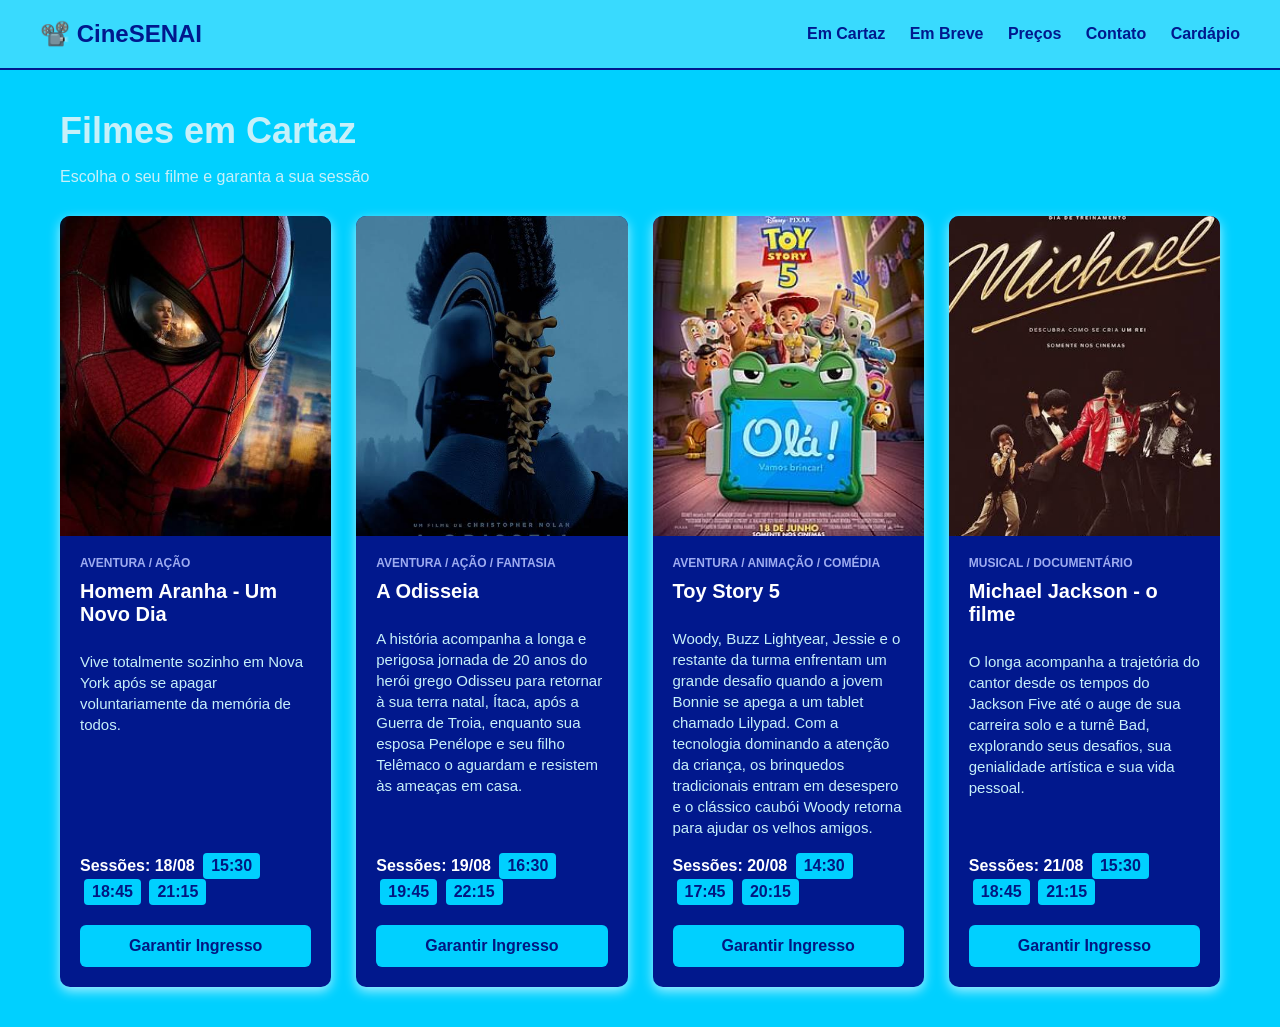
<file: index.html>
<!DOCTYPE html>
<html lang="pt-BR">
<head>
    <meta charset="UTF-8">
    <meta name="viewport" content="width=device-width, initial-scale=1.0">
    <title>CineSENAI - Filmes em Cartaz</title>
    <link rel="stylesheet" href="style.css">
</head>
<body> <!--corpo do site-->
  <header class="cabecalho"> <!--cabeçalho do site-->
        <div class="logo">📽️ CineSENAI</div> <!--bloco do site-->
        <nav class="menu"> <!--menu de navegação-->
            <a href="index.html">Em Cartaz</a>
            <a href="em_breve.html">Em Breve</a>
            <a href="preco.html">Preços</a>
            <a href="contato.html" target="_blank">Contato</a>
            <a href="cardapio.html">Cardápio</a>
        </nav>
    </header>  

    <main class="container"> <!--conteúdo principal do site-->
        <h1 class="titulo-secao">Filmes em Cartaz</h1>
        <p class="subtitulo">Escolha o seu filme e garanta a sua sessão</p>

        <!--grade de filmes-->
        <section class="grade-filmes"> <!--um bloco que agrupa conteúdo sobre o mesmo assunto-->
            <!-- filme 1-->
            <article class="card-filme">
                <img class="poster" src="homem_aranha.jpg" alt="Pôster Homem Aranha">
                <div class="conteudo-filme">
                    <span class="genero">Aventura / Ação</span>
                    <h2 class="nome-filme">Homem Aranha - Um Novo Dia</h2>
                    <p class="sinopse">Vive totalmente sozinho em Nova York após se apagar voluntariamente da memória de todos. </p>

                    <div class="sessoes">
                        <strong>Sessões: 18/08</strong>
                        <span class="horario">15:30</span>
                        <span class="horario">18:45</span>
                        <span class="horario">21:15</span>
                    </div>

                    <a href="#" class="botao-comprar">Garantir Ingresso</a>

                </div>

            </article>

            <!--filme 2-->
            <article class="card-filme">
                <img class="poster" src="a_odisseia.jpg" alt="Pôster A Odisseia">
                <div class="conteudo-filme">
                    <span class="genero">Aventura / Ação / Fantasia</span>
                    <h2 class="nome-filme">A Odisseia</h2>
                    <p class="sinopse">A história acompanha a longa e perigosa jornada de 20 anos do herói grego Odisseu para retornar à sua terra natal, Ítaca, após a Guerra de Troia, enquanto sua esposa Penélope e seu filho Telêmaco o aguardam e resistem às ameaças em casa. </p>

                    <div class="sessoes">
                        <strong>Sessões: 19/08</strong>
                        <span class="horario">16:30</span>
                        <span class="horario">19:45</span>
                        <span class="horario">22:15</span>
                    </div>

                    <a href="#" class="botao-comprar">Garantir Ingresso</a>

                </div>

            </article>

            <!--filme 3-->
             <article class="card-filme">
                <img class="poster" src="toy_story.jpg" alt="Pôster Toy Story 5">
                <div class="conteudo-filme">
                    <span class="genero">Aventura / Animação / Comédia</span>
                    <h2 class="nome-filme">Toy Story 5</h2>
                    <p class="sinopse"> Woody, Buzz Lightyear, Jessie e o restante da turma enfrentam um grande desafio quando a jovem Bonnie se apega a um tablet chamado Lilypad. Com a tecnologia dominando a atenção da criança, os brinquedos tradicionais entram em desespero e o clássico caubói Woody retorna para ajudar os velhos amigos.

                    <div class="sessoes">
                        <strong>Sessões: 20/08</strong>
                        <span class="horario">14:30</span>
                        <span class="horario">17:45</span>
                        <span class="horario">20:15</span>
                    </div>

                    <a href="#" class="botao-comprar">Garantir Ingresso</a>

                </div>

            </article>

            <!--filme 4-->
             <article class="card-filme">
                <img class="poster" src="michael_jackson.jpg" alt="Pôster Michael Jackson - o filme">
                <div class="conteudo-filme">
                    <span class="genero">Musical / Documentário</span>
                    <h2 class="nome-filme">Michael Jackson - o filme</h2>
                    <p class="sinopse">O longa acompanha a trajetória do cantor desde os tempos do Jackson Five até o auge de sua carreira solo e a turnê Bad, explorando seus desafios, sua genialidade artística e sua vida pessoal.

                    <div class="sessoes">
                        <strong>Sessões: 21/08</strong>
                        <span class="horario">15:30</span>
                        <span class="horario">18:45</span>
                        <span class="horario">21:15</span>
                    </div>

                    <a href="#" class="botao-comprar">Garantir Ingresso</a>

                </div>

            </article>

        </section>

    </main>


</body>
</html>
</file>
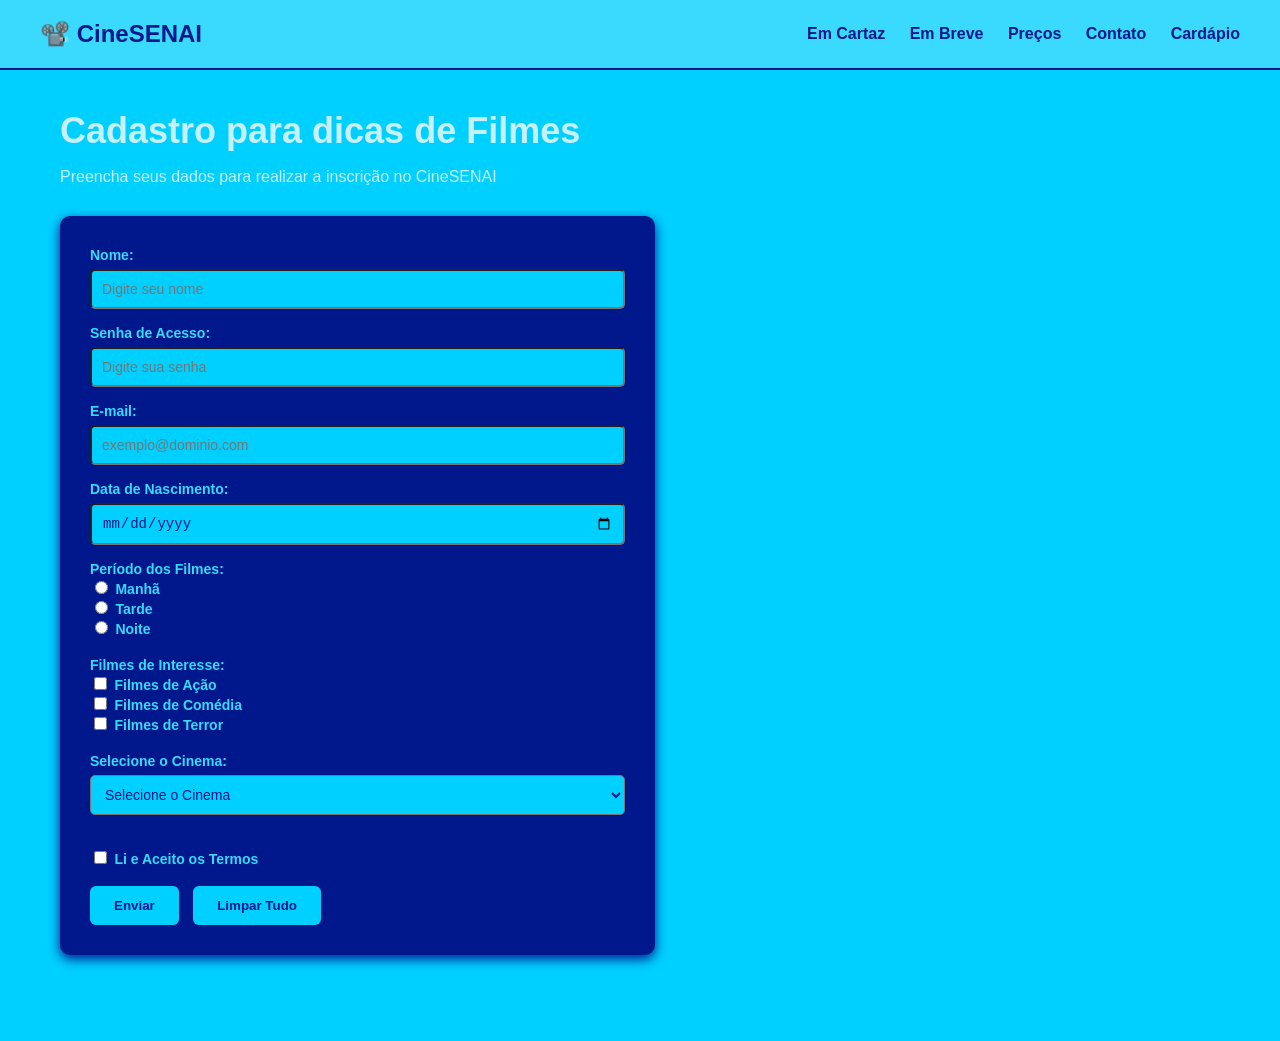
<file: contato.html>
<!DOCTYPE html>
<html lang="pt-BR">
<head>
    <meta charset="UTF-8">
    <meta name="viewport" content="width=device-width, initial-scale=1.0">
    <title>Contato</title>
    <link rel="stylesheet" href="style.css">
</head>
<body>
    <header class="cabecalho"> <!--cabeçalho do site-->
        <div class="logo">📽️ CineSENAI</div> <!--bloco do site-->
        <nav class="menu"> <!--menu de navegação-->
            <a href="index.html">Em Cartaz</a>
            <a href="em_breve.html">Em Breve</a>
            <a href="preco.html">Preços</a>
            <a href="contato.html">Contato</a>
            <a href="cardapio.html">Cardápio</a>
        </nav>
    </header>

    <main class="container">
        <h1 class="titulo-secao">Cadastro para dicas de Filmes</h1>
        <p class="subtitulo">Preencha seus dados para realizar a inscrição no CineSENAI</p>

        <div class="area-inscricao">

            <form action="/processar-cadastro" method="post" class="coluna-form">

                <label for="nome">Nome:</label>
                <input type="text" id="nome" name="nome" placeholder="Digite seu nome" required minlength="3" maxlength="50"><br>

                <label for="senha">Senha de Acesso:</label>
                <input type="password" id="senha" name="senha" placeholder="Digite sua senha" required minlength="8" maxlength="15"><br>

                <label for="email">E-mail:</label>
                <input type="email" id="email" name="email" placeholder="exemplo@dominio.com" required><br>

                <label for="data_nasc">Data de Nascimento:</label>
                <input type="date" id="data_nasc" name="data_nascimento" min="1900-01-01" max="2026-12-31" required><br>

                <label>Período dos Filmes:</label><br>
                <input type="radio" id="turno_manha" name="turno" value="manha" required>
                <label for="turno_manha">Manhã</label><br>

                <input type="radio" id="turno_tarde" name="turno" value="tarde">
                <label for="turno_tarde">Tarde</label><br>

                <input type="radio" id="turno_noite" name="turno" value="noite">
                <label for="turno_noite">Noite</label><br><br>

                <label>Filmes de Interesse:</label><br>
                <input type="checkbox" id="acao" name="interesse" value="acao">
                <label for="acao">Filmes de Ação</label><br>

                <input type="checkbox" id="comedia" name="interesse" value="comedia">
                <label for="comedia">Filmes de Comédia</label><br>

                <input type="checkbox" id="terror" name="interesse" value="terror">
                <label for="terror">Filmes de Terror</label><br><br>

                <label for="unidade">Selecione o Cinema:</label><br>
                <select name="unidade" id="unidade" required>
                    <option value="" disa selected>Selecione o Cinema</option>
                    <option value="sp">São Paulo - Capital</option>
                    <option value="sebastianopolis">Sebastianópolis do Sul</option>
                    <option value="votuporanga">Votuporanga</option>
                    <option value="valentim">Valentim Gentil</option>

                </select><br><br>
                <input type="checkbox" id="termos" name="termos" required>
                <label for="termos"> Li e Aceito os Termos</label><br><br>

                <button type="submit" class="btn-enviar">Enviar</button>
                <button type="reset" class="btn-limpar">Limpar Tudo</button>

            </form>

            <div class="coluna-midia">
                <iframe src="https://www.google.com/maps/embed?pb=!1m18!1m12!1m3!1d2848.1440624281586!2d-49.978320026054156!3d-20.419885453747717!2m3!1f0!2f0!3f0!3m2!1i1024!2i768!4f13.1!3m3!1m2!1s0x94bd5920dedb8125%3A0xc3ffc4655949fbc6!2sPra%C3%A7a%20Da%20Matriz%20Dr.%20Fernando%20Costa!5e1!3m2!1spt-BR!2sbr!4v1787665702714!5m2!1spt-BR!2sbr" width="600" height="450" style="border:0;" allowfullscreen="" loading="lazy" referrerpolicy="strict-origin-when-cross-origin"></iframe>

                <iframe width="560" height="315" src="https://www.youtube.com/embed/9mNAvM-tsKI?si=P50D2s-FNgJL-mLQ" title="YouTube video player" frameborder="0" allow="accelerometer; autoplay; clipboard-write; encrypted-media; gyroscope; picture-in-picture; web-share" referrerpolicy="strict-origin-when-cross-origin" allowfullscreen></iframe>
            </div>

        </div>
    </main>
</body>
</html>
</file>
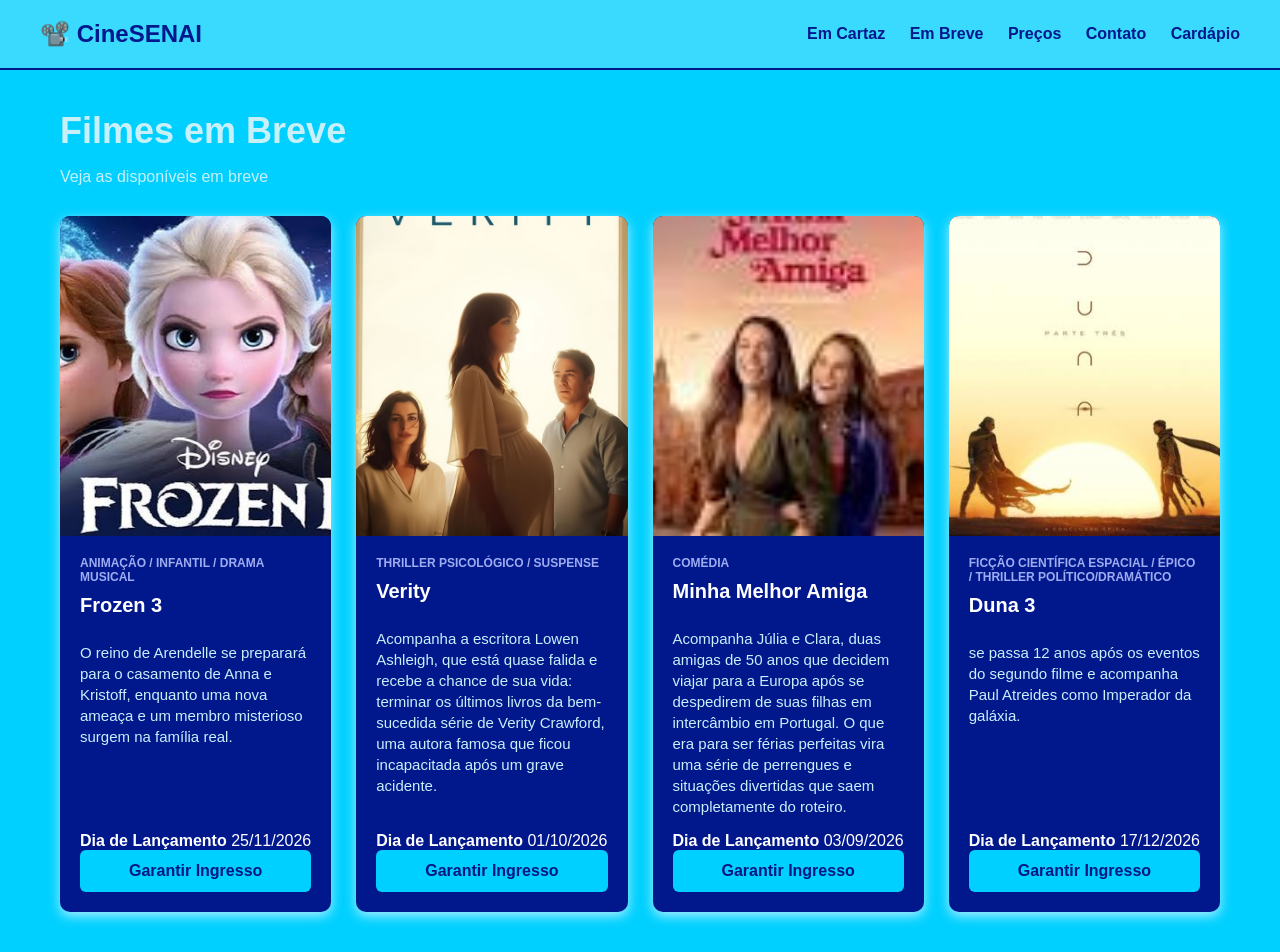
<file: em_breve.html>
<!DOCTYPE html>
<html lang="pt-BR">
<head>
    <meta charset="UTF-8">
    <meta name="viewport" content="width=device-width, initial-scale=1.0">
    <title>Em Breve</title>
    <link rel="stylesheet" href="style.css">
</head>
<body>
    <header class="cabecalho"> <!--cabeçalho do site-->
        <div class="logo">📽️ CineSENAI</div> <!--bloco do site-->
        <nav class="menu"> <!--menu de navegação-->
            <a href="index.html">Em Cartaz</a>
            <a href="em_breve.html">Em Breve</a>
            <a href="preco.html">Preços</a>
            <a href="contato.html" target="_blank">Contato</a>
            <a href="cardapio.html">Cardápio</a>
        </nav>
    </header>
    <main class="container"> <!--conteúdo principal do site-->
        <h1 class="titulo-secao">Filmes em Breve</h1>
        <p class="subtitulo">Veja as disponíveis em breve</p>

        <!--grade de filmes-->
        <section class="grade-filmes"> <!--um bloco que agrupa conteúdo sobre o mesmo assunto-->
            <!-- filme 1-->
            <article class="card-filme">
                <img class="poster" src="frozen_3.jpg" alt="Pôster Frozen 3">
                <div class="conteudo-filme">
                    <span class="genero">Animação / Infantil / Drama Musical</span>
                    <h2 class="nome-filme">Frozen 3</h2>
                    <p class="sinopse">O reino de Arendelle se preparará para o casamento de Anna e Kristoff, enquanto uma nova ameaça e um membro misterioso surgem na família real. </p>

                    <div class="dia_de_lancamento">
                        <strong>Dia de Lançamento</strong>
                        <span class="data">25/11/2026</span>
                    </div>

                    <a href="#" class="botao-comprar">Garantir Ingresso</a>

                </div>

            </article>

            <!--filme 2-->
            <article class="card-filme">
                <img class="poster" src="verity.jpg" alt="Pôster Verity">
                <div class="conteudo-filme">
                    <span class="genero">Thriller Psicológico / Suspense</span>
                    <h2 class="nome-filme">Verity</h2>
                    <p class="sinopse">Acompanha a escritora Lowen Ashleigh, que está quase falida e recebe a chance de sua vida: terminar os últimos livros da bem-sucedida série de Verity Crawford, uma autora famosa que ficou incapacitada após um grave acidente. </p>

                    <div class="dia_de_lancamento">
                        <strong>Dia de Lançamento</strong>
                        <span class="data">01/10/2026</span>
                    </div>

                    <a href="#" class="botao-comprar">Garantir Ingresso</a>

                </div>

            </article>

            <!--filme 3-->
             <article class="card-filme">
                <img class="poster" src="minha_melhor_amiga.jpg" alt="Pôster Minha Melhor Amiga">
                <div class="conteudo-filme">
                    <span class="genero">Comédia</span>
                    <h2 class="nome-filme">Minha Melhor Amiga</h2>
                    <p class="sinopse">Acompanha Júlia e Clara, duas amigas de 50 anos que decidem viajar para a Europa após se despedirem de suas filhas em intercâmbio em Portugal. O que era para ser férias perfeitas vira uma série de perrengues e situações divertidas que saem completamente do roteiro.</p> 

                    <div class="dia_de_lancamento">
                        <strong>Dia de Lançamento</strong>
                        <span class="data">03/09/2026</span>
                    </div>

                    <a href="#" class="botao-comprar">Garantir Ingresso</a>

                </div>

            </article>

            <!--filme 4-->
             <article class="card-filme">
                <img class="poster" src="duna_3.jpg" alt="Pôster Duna 3">
                <div class="conteudo-filme">
                    <span class="genero">Ficção científica espacial /  Épico / Thriller político/dramático</span>
                    <h2 class="nome-filme">Duna 3 </h2>
                    <p class="sinopse"> se passa 12 anos após os eventos do segundo filme e acompanha Paul Atreides como Imperador da galáxia.

                    <div class="dia_de_lancamento">
                        <strong>Dia de Lançamento</strong>
                        <span class="data">17/12/2026</span>
                    </div>

                    <a href="#" class="botao-comprar">Garantir Ingresso</a>

                </div>

            </article>

        </section>

    </main>
</body>
</html>
</file>
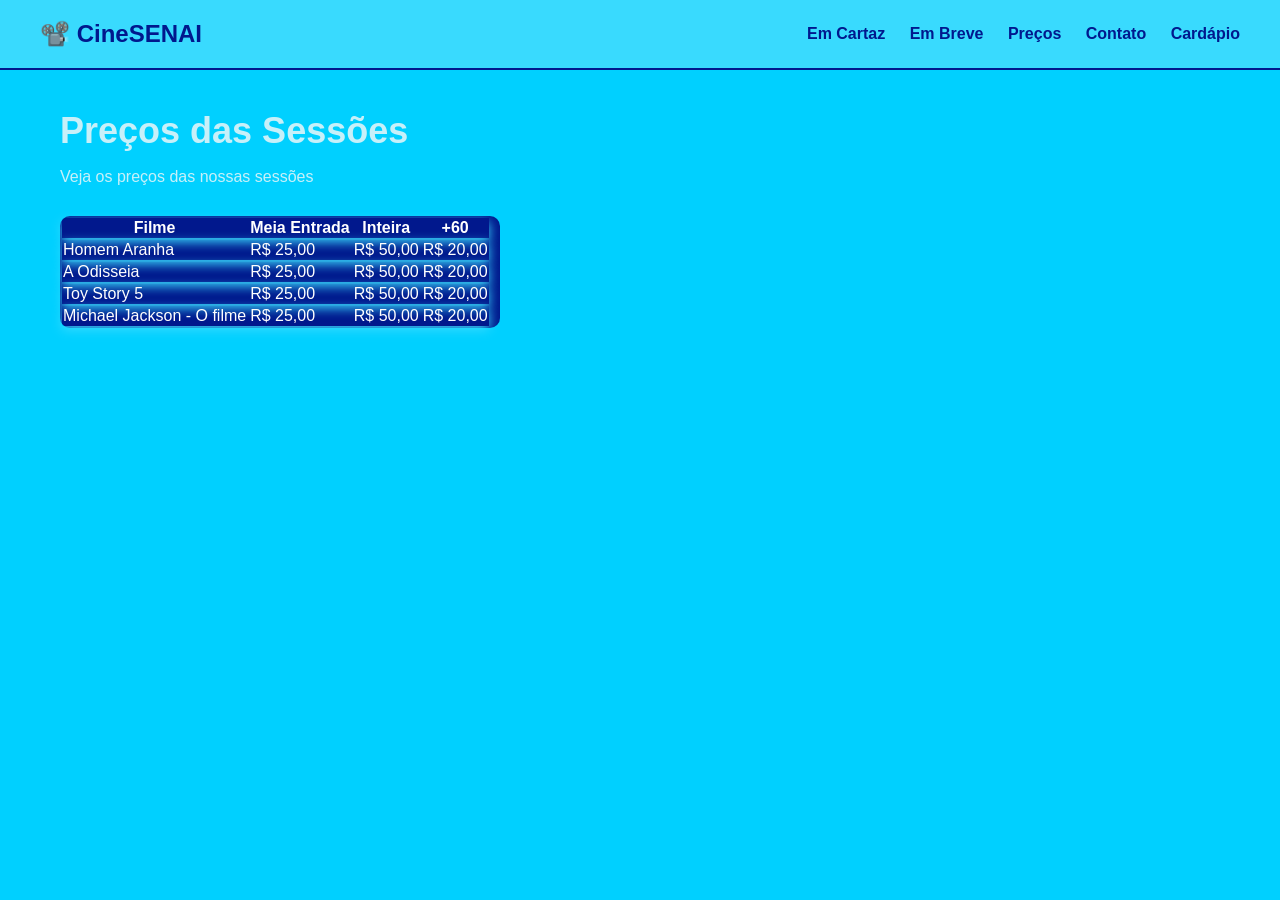
<file: preco.html>
<!DOCTYPE html>
<html lang="pt-BR">
<head>
    <meta charset="UTF-8">
    <meta name="viewport" content="width=device-width, initial-scale=1.0">
    <title>Preço</title>
    <link rel="stylesheet" href="style.css">
</head>
<body> <!--corpo do site-->
    <header class="cabecalho"> <!--cabeçalho do site-->
        <div class="logo">📽️ CineSENAI</div> <!--bloco do site-->
        <nav class="menu"> <!--menu de navegação-->
            <a href="index.html">Em Cartaz</a>
            <a href="em_breve.html">Em Breve</a>
            <a href="preco.html">Preços</a>
            <a href="contato.html" target="_blank">Contato</a>
            <a href="cardapio.html">Cardápio</a>
        </nav>
    </header> 
    <main class="container"> <!--conteúdo principal do site-->
        <h1 class="titulo-secao">Preços das Sessões</h1>
        <p class="subtitulo">Veja os preços das nossas sessões</p>

        <div class="table">
            <table>
                <thead>
                    <tr class="filmes">
                        <th>Filme</th>
                        <th>Meia Entrada</th>
                        <th>Inteira</th>
                        <th>+60</th>
                    </tr>
                </thead>
                <tbody>
                    <tr class="filme_homem_aranha">
                        <td>Homem Aranha</td>
                        <td>R$ 25,00</td>
                        <td>R$ 50,00</td>
                        <td>R$ 20,00</td>
                    </tr>
                    <tr class="filme_a_odisseia">
                        <td>A Odisseia</td>
                        <td>R$ 25,00</td>
                        <td>R$ 50,00</td>
                        <td>R$ 20,00</td>
                    </tr>
                    <tr class="filme_toy_story_5">
                        <td>Toy Story 5</td>
                        <td>R$ 25,00</td>
                        <td>R$ 50,00</td>
                        <td>R$ 20,00</td>
                    </tr>
                    <tr class="filme_michael_jackson">
                        <td>Michael Jackson - O filme</td>
                        <td>R$ 25,00</td>
                        <td>R$ 50,00</td>
                        <td>R$ 20,00</td>
                    </tr>
                </tbody>
            </table>
        </div>
    </main>
</body>
</html>
</file>
<file: style.css>
/*Formatação da minha página*/

*{
    box-sizing: border-box;
}

body{
    margin: 0;
    padding: 0;
    font-family: Arial, Helvetica, sans-serif;
    background-color: #00d0ff;
    color: #ffffff;
}

.cabecalho{
    background-color: #39dafe;
    padding: 20px 40px;
    display: flex; /*eles passam a ficar na mesma fila*/
    justify-content: space-between;/*coloca cada filho separado*/
    align-items: center;
    border-bottom: 2px solid #01188d;
}
.logo{
    font-size: 24px;
    font-weight: bold;
    color: #01188d;
}
.menu a{
    color: #01188d;
    text-decoration: none;
    margin-left: 20px;
    font-weight: bold;
    transition: color 0.6s ease;
}
.container{
    max-width: 1200px; /*Largura máxima da tela*/
    margin: 40px auto; /*Margem*/
    padding: 0 20px; 
}
.titulo-secao{
    font-size: 36px;
    margin-bottom: 5px;
    color: #c7f0f9;
}
.subtitulo{
    color: #c7f0f9;
    margin-bottom: 30px;
}
.grade-filmes{
    display: grid;/*Organizar todos os elementos (filhos) em linhas e colunas*/
    grid-template-columns: repeat(auto-fit, minmax(260px, 1fr));
    gap: 25px;
}
.card-filme{
    background-color: #01188d;
    border-radius: 10px; /*Arredonda os cantos*/
    overflow: hidden;/*Cortar e esconder qualquer conteúdo que ultrapasse os limites*/
    box-shadow: 0 4px 12px #a8efff;
    display: flex;
    flex-direction: column;/*muda o eixo de alinhamento, fazendo com que os elementos filho fiquem embaixo do outro*/
}
.card-filme:hover{
    transform: translateY(-8px);/*Eleva o card para cima*/
    box-shadow: 0 10px 20px #01188d;
}
.poster{
    width: 100%;
    height: 320px;
    object-fit: cover;/*Garante que todas as imagens fiquem com altura perfeita*/
}
.conteudo-filme{
    padding: 20px;
    display: flex;/*lado a lado*/
    flex-direction: column;
    flex-grow: 1;/*Estica verticalmente e empurra o botão para a base*/
}
.genero{
    font-size: 12px;
    color: #9eacf1;
    text-transform: uppercase;
    font-weight: bold;
    margin-bottom: 5px;
}
.nome-filme{
    font-size: 20px;
    margin: 5px 0 10px 0;
}
.sinopse{
    font-size: 15px;
    color: #c7f0f9;
    line-height: 1.4;
    margin-bottom: 15px;
    flex-grow: 1;
}
.sessoes{
    font-size: 16px;
    margin-bottom: 20px;
}
.horario{
    display: inline-block;
    background-color: #00d0ff;
    padding: 4px 8px;
    border-radius: 4px;
    margin-left: 4px;
    color: #021781;
    font-weight: bold;
}
.botao-comprar{
    display: block;
    text-align: center;
    background-color: #00d0ff;
    color: #021781;
    padding: 12px 0;
    border-radius: 6px;
    text-decoration: none;
    font-weight: bold;
}
.botao-comprar:hover{
    background-color: #9eacf1;
}

.area-inscricao{
    display: flex;
    gap: 30px;
    align-items: flex-start;/*Alinha o topo de todas as colunas*/
}

.coluna-form{
    flex: 1;/*Faz o formulário crescer proporcionalmente*/
    min-width: 320px;
    background-color: #01188d;
    padding: 30px;
    border-radius: 10px;/*Cantos arredondados*/
    box-shadow: 0 4px 12px #01188d;
}
.coluna-midia{
    flex: 1;
    min-width: 320px;
    display: flex;
    gap: 20px;
    flex-direction: column;
}
.coluna-form label{
    font-size: 14px;
    font-weight: bold;
    color: #39dafe;
}
.coluna-form input[type="text"],
.coluna-form input[type="password"],
.coluna-form input[type="email"],
.coluna-form input[type="date"],
.coluna-form select{
    width: 100%;
    padding: 10px;
    margin-top: 5px;
    margin-bottom: 15px;
    background-color: #00d0ff;
    border-radius: 5px;
    color: #021781;
    font-size: 14px;
}
.btn-enviar{
    background-color: #00d0ff;
    color: #01188d;
    border: none;
    padding: 12px 24px;
    border-radius: 6px;
    font-weight: bold;
    cursor: pointer;/*Transforma a seta do mouse em uma mãozinha*/
}
.btn-enviar:hover{
    background-color: #9eacf1;
}
.btn-limpar{
    background-color: #00d0ff;
    color: #01188d;
    border: none;
    padding: 12px 24px;
    border-radius: 6px;
    font-weight: bold;
    cursor: pointer;/*Transforma a seta do mouse em uma mãozinha*/
    margin-left: 10px;
}
.btn-limpar:hover{
    background-color: #9eacf1;
}
.table{
    background-color: #01188d;
    border-radius: 10px;
    max-width: 440px;
}
.filmes{
    box-shadow: 0 4px 12px #39dafe;
}
.filme_homem_aranha{
    box-shadow: 0 4px 12px #39dafe;
}
.filme_a_odisseia{
    box-shadow: 0 4px 12px #39dafe;
}
.filme_toy_story_5{
    box-shadow: 0 4px 12px #39dafe;
}
.filme_michael_jackson{
    box-shadow: 0 4px 12px #39dafe;
}
.tabela-cardapio{
    width: 80%;
    border-radius: 10px;
}
.tabela-preco{
    width: 100%;
    background-color: #01188d;
    text-align: left;
    font-size: 15px;
}
.tabela-preco th{
    background-color: #9eacf1;
    color: #021781;
    padding: 16px 20px;
    font-weight: bold;
    text-transform: uppercase;
    border-bottom: 2px solid #39dafe;
}
.tabela-preco td{
    padding: 16px 20px;
    border-bottom: 1px solid #39dafe;
    color: #9eacf1;
    
}
</file>
